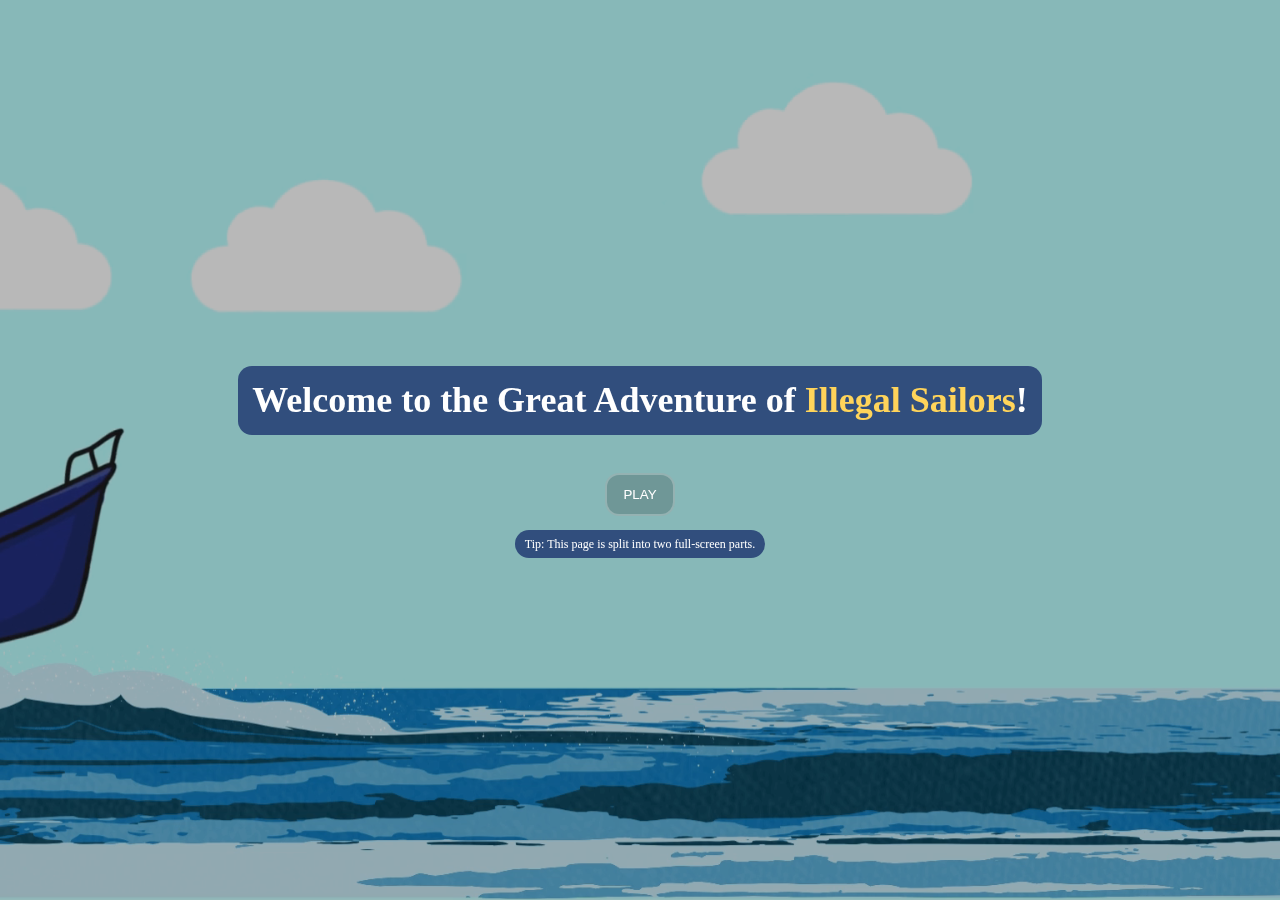
<file: index.html>
<!doctype html>
<html lang="en">
<head>
  <meta charset="utf-8" />
  <meta name="viewport" content="width=device-width,initial-scale=1" />
  <title>Illegal Sailors - Home</title>
  <link rel="stylesheet" href="styles.css" />
  <script defer src="game.js"></script>
</head>
<body>

<div class="snapWrap">

  <!-- PART 1 -->
  <section class="snap viewport" id="part1">
    <video class="bgVideo" src="TelaInicial.mp4" autoplay muted loop playsinline></video>
    <div class="bgOverlay"></div>

    <div class="centerStack">
      <div class="stack">
        <h1 class="title">
          Welcome to the Great Adventure of
          <!-- CHANGE THE COLOR/STYLE OF THIS PART HERE -->
          <span style="color:#FFD45A; font-weight:900;">Illegal Sailors</span>!
        </h1>

        <button class="btn" id="playBtn">PLAY</button>

        <span class="pill">Tip: This page is split into two full-screen parts.</span>
      </div>
    </div>
  </section>

  <!-- PART 2 -->
  <section class="snap viewport" id="part2">
    <video class="bgVideo" src="TelaInicial.mp4" autoplay muted loop playsinline></video>
    <div class="bgOverlay"></div>

    <div class="centerStack">
      <div class="stack">

        <!-- Audio button image + hover text -->
        <button class="btn hasTip" id="audioBtn" aria-label="Play narration">
          <span class="tooltip" style="background:#314e7d;color:#fff;">click me to read this for you</span>
          <img class="inlineIcon" src="botaoAudio.jpg" alt="Audio button" />
          <span>Audio</span>
        </button>
        <audio id="resumeAudio" src="resume.m4a"></audio>

        <h2 class="title">Set sail on an unforgettable journey across the Atlantic Ocean!</h2>

        <p class="text">
          In this board game, players become illegal Portuguese sailors in search of the prized codfish
          in distant Norwegian waters, but the sea won’t make things easy. You’ll face fierce storms,
          polluted areas, coast guard patrols, and even unexpected encounters with pirates. To move forward,
          you’ll need to think strategically, coordinate your boat (the Ozobot) along the coast, and reflect
          on the real-world consequences of illegal fishing. Only the most resourceful and determined crews
          will make it to their destination. The Illegal Sailors combines fun, strategy, and awareness — a game
          that makes you think about how our choices can impact the ocean and those who depend on it.
        </p>

        <div class="twoCols">

          <a class="btn cardBtn hasTip" href="ozobot.html" target="_blank" rel="noopener">
            <span class="tooltip" style="background:#DEDEFF;color:#A100C9;">(click here to learn how to play)</span>
            <img class="inlineIcon" src="ozobot.jpg" alt="Ozobot" />
            <span class="cardLabel">
              <span class="title" style="padding:6px 10px; font-size:18px;">Ozobot and rules</span>
              <span class="text" style="background:transparent; padding:0;">Learn how to move and track squares.</span>
            </span>
          </a>

          <a class="btn cardBtn hasTip" href="questions.html" target="_blank" rel="noopener">
            <span class="tooltip" style="background:#C5E8D5;color:#000;">(click when you reach marked spots)</span>
            <img class="inlineIcon" src="questionMark.jpg" alt="Questions" />
            <span class="cardLabel">
              <span class="title" style="padding:6px 10px; font-size:18px;">Questions</span>
              <span class="text" style="background:transparent; padding:0;">Pollution, Marine Guard, European Sturgeon.</span>
            </span>
          </a>

        </div>

        <!-- Hidden “The End” button (only shows after European Sturgeon is completed) -->
        <a class="btn hiddenEndBtn" id="theEndBtn" href="theend.html" target="_blank" rel="noopener">The End</a>

      </div>
    </div>
  </section>

</div>

<script>
  // PLAY scroll to part 2
  document.getElementById("playBtn").addEventListener("click", ()=>{
    document.getElementById("part2").scrollIntoView({behavior:"smooth"});
  });

  // Audio: click toggles playback
  const audio = document.getElementById("resumeAudio");
  document.getElementById("audioBtn").addEventListener("click", ()=>{
    if(audio.paused){
      audio.play();
    }else{
      audio.pause();
      audio.currentTime = 0;
    }
  });

  // Show "The End" only after sturgeon is done
  document.addEventListener("DOMContentLoaded", ()=>{
    const done = localStorage.getItem("sturgeon_done") === "true";
    const btn = document.getElementById("theEndBtn");
    if(done){
      btn.classList.add("show");
    }else{
      btn.style.display = "none";
    }

    window.addEventListener("storage", (ev)=>{
      if(ev.key === "sturgeon_done"){
        const now = localStorage.getItem("sturgeon_done") === "true";
        if(now){
          btn.style.display = "";
          btn.classList.add("show");
        }
      }
    });
  });
</script>

</body>
</html>
</file>
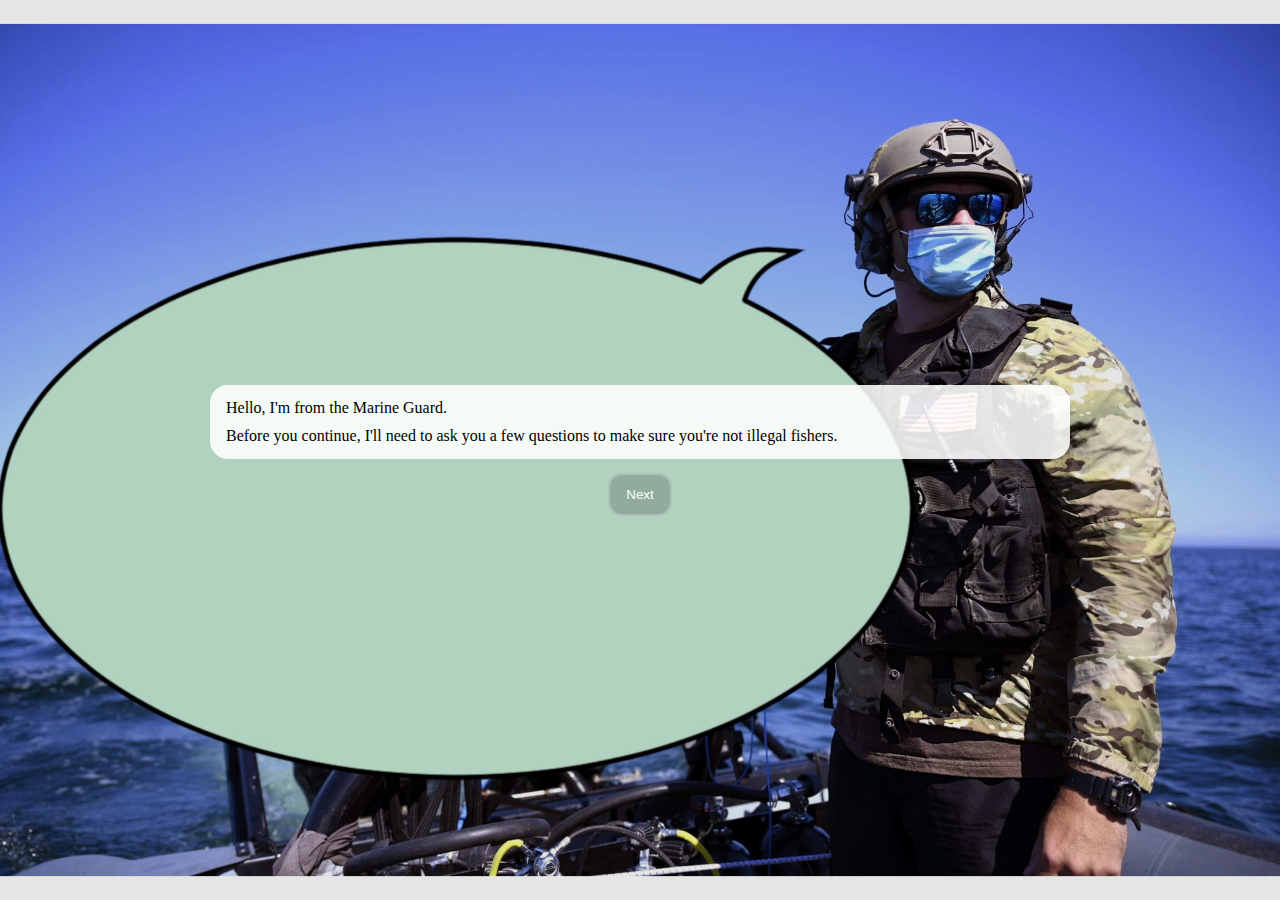
<file: MarineGuard.html>
<!doctype html>
<html lang="en">
<head>
  <meta charset="utf-8" />
  <meta name="viewport" content="width=device-width,initial-scale=1" />
  <title>Illegal Sailors - Marine Guard</title>
  <link rel="stylesheet" href="styles.css" />
  <script defer src="game.js"></script>
</head>
<body>

<div class="viewport">
  <img class="bgImage" src="Marineguardreal.jpg" alt="Marine Guard background" />
  <div class="bgOverlay" style="background:rgba(0,0,0,0.10);"></div>

  <div class="centerStack">
    <div class="stack" style="align-items:center;">

      <div class="mgTopBar" id="mgTopBar" style="display:none;">
        <div class="counterChip">Time: <span id="timeLeft">2:00</span></div>
        <div class="counterChip">
          Squares: <span id="sqEarned">0.0</span>
          <span class="smallPlus" id="plusHint" style="display:none;">+0.5</span>
        </div>
      </div>

      <div class="bubble" id="bubble">
        <p>Hello, I’m from the Marine Guard.</p>
        <p>Before you continue, I’ll need to ask you a few questions to make sure you’re not illegal fishers.</p>
      </div>

      <div style="display:flex; gap:10px; flex-wrap:wrap; justify-content:center;">
        <button class="btn" id="nextBtn">Next</button>
        <button class="btn" id="yesBtn" style="display:none;">Yes</button>
        <button class="btn" id="noBtn" style="display:none;">No</button>
      </div>

      <div class="bubble" id="quizBox" style="display:none;">
        <p id="qText" style="font-weight:800; margin-bottom:10px;">Question</p>
        <div id="options" style="display:flex; flex-direction:column; gap:10px;"></div>
        <p id="wrongMsg" style="color:#c40000; font-weight:800; margin:10px 0 0; display:none;">Wrong</p>
      </div>

    </div>
  </div>

  <!-- Time finished overlay -->
  <div class="overlay" id="timeOverlay">
    <div class="dim30"></div>
    <div class="panel timePanel">
      <h2 style="margin:0 0 8px 0; font-weight:900;">Time finished.</h2>
      <p style="margin:0 0 10px 0; font-weight:800;">Number of squares received:</p>
      <p style="margin:0 0 14px 0; font-size:34px; font-weight:900;" id="finalSquares">0</p>
      <a class="btn" href="questions.html" target="_blank" rel="noopener">Back to Questions</a>
    </div>
  </div>

</div>



<script>
  // ===== Questions =====
  const QUESTIONS = [
    { q:"One of the main environmental consequences of illegal fishing is:", opts:["A) Increase in biodiversity","B) Improvement of marine habitats","C) Reduction of fish stocks","D) Growth of artificial reefs"], correct:2 },
    { q:"Illegal fishing harms marine ecosystems because it:", opts:["A) Respects closed seasons","B) Uses only selective fishing gear","C) Exploits species without scientific control","D) Protects endangered species"], correct:2 },
    { q:"Illegal fishing can lead to:", opts:["A) Rapid recovery of species","B) Growth of tourism","C) Collapse of fish populations","D) Improvement of water quality"], correct:2 },
    { q:"A direct impact of illegal fishing on habitats is:", opts:["A) Creation of new marine areas","B) Destruction of seabed habitats","C) Reduction of pollution","D) Coastal reforestation"], correct:1 },
    { q:"Illegal fishing contributes to species extinction because it:", opts:["A) Increases inspection","B) Reduces catches","C) Does not respect catch limits","D) Protects juvenile fish"], correct:2 },

    { q:"Illegal fishing causes economic losses because it:", opts:["A) Increases taxes","B) Creates unfair competition","C) Increases the value of legal fish","D) Improves income for legal fishers"], correct:1 },
    { q:"Fishers who follow the law are affected because they:", opts:["A) Sell more fish","B) Receive more support","C) Cannot compete with illegal low prices","D) Get higher subsidies"], correct:2 },
    { q:"Illegal fishing reduces government revenue due to:", opts:["A) Higher exports","B) Non-payment of licences and fees","C) Job creation","D) Tourism growth"], correct:1 },
    { q:"An indirect economic consequence is:", opts:["A) Expansion of the legal fleet","B) Sustainable growth","C) Instability in the fishing sector","D) Improvement of fair trade"], correct:2 },
    { q:"The entry of illegal fish into the market causes:", opts:["A) Fairer prices","B) Market distortion","C) Better food quality","D) Greater transparency"], correct:1 },

    { q:"Illegal fishing affects coastal communities because it:", opts:["A) Creates new jobs","B) Reduces legal employment opportunities","C) Improves living conditions","D) Increases schooling"], correct:1 },
    { q:"In the long term, illegal fishing can cause:", opts:["A) Population growth","B) Youth retention","C) Poverty in fishing communities","D) Increased public investment"], correct:2 },
    { q:"A decrease in available fish can lead to:", opts:["A) Food surplus","B) Food insecurity","C) Reduction of poverty","D) Higher meat consumption"], correct:1 },
    { q:"Illegal fishing affects most severely:", opts:["A) Industrialised countries","B) Landlocked regions","C) Communities dependent on fishing","D) Urban areas"], correct:2 },
    { q:"A frequent social consequence is:", opts:["A) Fewer conflicts","B) Greater equality","C) Increased social tensions","D) Reduced migration"], correct:2 },

    { q:"Illegal fishing makes sustainable management difficult because it:", opts:["A) Uses scientific data","B) Does not report real catches","C) Respects quotas","D) Cooperates with authorities"], correct:1 },
    { q:"Illegal fishing is problematic because it:", opts:["A) Is authorised","B) Is fully controlled","C) Violates national and international laws","D) Promotes sustainability"], correct:2 },
    { q:"The European Union combats illegal fishing through:", opts:["A) Reduced inspections","B) Catch certification systems","C) Removal of rules","D) Encouraging unlimited fishing"], correct:1 },
    { q:"Lack of control over illegal fishing leads to:", opts:["A) Better governance","B) Environmental protection","C) Poor management of marine resources","D) Fish abundance"], correct:2 },
    { q:"Illegal fishing compromises:", opts:["A) Only the present","B) The future of fisheries","C) Only tourism","D) Only industry"], correct:1 },

    { q:"Illegal fishing increases bycatch of:", opts:["A) Marine plants","B) Non-target species","C) Microalgae","D) Rocks"], correct:1 },
    { q:"Protected species are affected because they:", opts:["A) Are well controlled","B) Are always released","C) Are illegally caught","D) Are outside fishing gear"], correct:2 },
    { q:"Illegal fishing can cause:", opts:["A) Ecological balance","B) Disruption of food chains","C) Sustainable growth","D) Ecosystem recovery"], correct:1 },
    { q:"Abandoned fishing nets cause:", opts:["A) Environmental benefits","B) Wildlife protection","C) Continuous animal mortality","D) Natural recycling"], correct:2 },
    { q:"Loss of marine biodiversity results from:", opts:["A) Sustainable fishing","B) Excessive illegal exploitation","C) Environmental protection","D) Scientific research"], correct:1 },

    { q:"Illegal fishing is often associated with:", opts:["A) Maritime tourism","B) Organised crime","C) Environmental education","D) Scientific research"], correct:1 },
    { q:"Illegal fishing weakens:", opts:["A) International cooperation","B) Science","C) State authority","D) Environmental protection"], correct:2 },
    { q:"Insufficient enforcement contributes to:", opts:["A) Fewer offences","B) Continuation of illegal fishing","C) Sustainability","D) Stock recovery"], correct:1 },
    { q:"Illegal fishing threatens:", opts:["A) Only the environment","B) Only the economy","C) Environment, economy and society","D) Only trade"], correct:2 },
    { q:"Combating illegal fishing requires:", opts:["A) Individual action only","B) Fewer laws","C) National and international cooperation","D) Elimination of fishing"], correct:2 }
  ];

  // ===== Elements (match your HTML) =====
  const bubble = document.getElementById("bubble");
  const nextBtn = document.getElementById("nextBtn");
  const yesBtn = document.getElementById("yesBtn");
  const noBtn = document.getElementById("noBtn");

  const topBar = document.getElementById("mgTopBar");
  const timeLeft = document.getElementById("timeLeft");
  const sqEarned = document.getElementById("sqEarned");
  const plusHint = document.getElementById("plusHint");

  const quizBox = document.getElementById("quizBox");
  const qText = document.getElementById("qText");
  const options = document.getElementById("options");
  const wrongMsg = document.getElementById("wrongMsg");

  const timeOverlay = document.getElementById("timeOverlay");
  const finalSquares = document.getElementById("finalSquares");

  const backBtn = timeOverlay.querySelector('a.btn');

  // ===== Intro flow =====
  // States:
  // intro1 -> askKnowRules -> (yes path) readyYes -> quiz
  // intro1 -> askKnowRules -> (no path) rules1 -> rules2 -> rules3 (needs YES) -> readyNo -> quiz
  let state = "intro1";

  function showBubble(html){
    bubble.innerHTML = html;
  }

  function showNext(){
    nextBtn.style.display = "inline-flex";
    yesBtn.style.display = "none";
    noBtn.style.display = "none";
  }

  function showYesNo(){
    nextBtn.style.display = "none";
    yesBtn.style.display = "inline-flex";
    noBtn.style.display = "inline-flex";
    yesBtn.textContent = "Yes";
    noBtn.textContent = "No";
  }

  function showOnlyYes(){
    nextBtn.style.display = "none";
    yesBtn.style.display = "inline-flex";
    noBtn.style.display = "none";
    yesBtn.textContent = "Yes";
  }

  function startIntro(){
    showBubble(
      "<p>Hello, I'm from the Marine Guard.</p>" +
      "<p>Before you continue, I'll need to ask you a few questions to make sure you're not illegal fishers.</p>"
    );
    showNext();
    state = "intro1";
  }

  nextBtn.addEventListener("click", ()=>{
    if(state === "intro1"){
      state = "askKnowRules";
      showBubble("<p>Do you already know the rules?</p>");
      showYesNo();
      return;
    }

    if(state === "rules1"){
      state = "rules2";
      showBubble("<p>Each correct answer gives you access to a half square. At the end of the time you will receive the number of squares you achieve.</p>");
      showNext();
      return;
    }

    if(state === "rules2"){
      state = "rules3";
      showBubble("<p>But attention, decimal numbers are not counted, so you don't get 1.5 squares, you get 1 square.</p>");
      showOnlyYes(); // you asked for YES here
      return;
    }

    if(state === "readyNo"){
      beginQuiz();
      return;
    }
  });

  yesBtn.addEventListener("click", ()=>{
    if(state === "askKnowRules"){
      state = "readyYes";
      showBubble("<p>Good.</p><p>Ready?</p>");
      showOnlyYes(); // start quiz on YES
      return;
    }

    if(state === "rules3"){
      state = "readyNo";
      showBubble("<p>Ready?</p>");
      showNext();
      return;
    }

    if(state === "readyYes"){
      beginQuiz();
      return;
    }
  });

  noBtn.addEventListener("click", ()=>{
    if(state === "askKnowRules"){
      state = "rules1";
      showBubble("<p>The rules are simple.</p><p>You have 2 minutes to answer various multiple choice questions.</p>");
      showNext();
    }
  });

  // ===== Quiz logic =====
  let seconds = 120;
  let earned = 0;
  let timer = null;
  let idx = 0;

  function fmt(sec){
    const m = Math.floor(sec/60);
    const s = sec % 60;
    return `${m}:${String(s).padStart(2,"0")}`;
  }

  function getStartIndex(){
    const last = Number(localStorage.getItem(GAME.keys.marineLast));
    if(Number.isFinite(last) && last >= 0){
      return (last + 1) % QUESTIONS.length;
    }
    return 0;
  }

  function beginQuiz(){
    // hide intro controls + show quiz layout
    nextBtn.style.display = "none";
    yesBtn.style.display = "none";
    noBtn.style.display = "none";
    bubble.style.display = "none";

    quizBox.style.display = "block";
    topBar.style.display = "flex";

    // reset counters
    seconds = 120;
    earned = 0;
    idx = getStartIndex();

    timeLeft.textContent = fmt(seconds);
    sqEarned.textContent = earned.toFixed(1);
    plusHint.style.display = "none";

    renderQuestion();

    if(timer) clearInterval(timer);
    timer = setInterval(()=>{
      seconds--;
      timeLeft.textContent = fmt(Math.max(0, seconds));
      if(seconds <= 0){
        finish();
      }
    }, 1000);
  }

  function renderQuestion(){
    wrongMsg.style.display = "none";
    options.innerHTML = "";

    const q = QUESTIONS[idx];
    qText.textContent = q.q;

    q.opts.forEach((t, i)=>{
      const b = document.createElement("button");
      b.className = "btn optBtn";
      b.type = "button";
      b.textContent = t;
      b.addEventListener("click", ()=> choose(i));
      options.appendChild(b);
    });
  }

  function choose(choice){
    const q = QUESTIONS[idx];

    if(choice === q.correct){
      earned += 0.5;
      sqEarned.textContent = earned.toFixed(1);
      plusHint.style.display = "inline";
      setTimeout(()=> plusHint.style.display = "none", 600);
    }else{
      wrongMsg.style.display = "block";
      setTimeout(()=> wrongMsg.style.display = "none", 550);
    }

    // store last question index so next visit starts after it
    localStorage.setItem(GAME.keys.marineLast, String(idx));

    idx = (idx + 1) % QUESTIONS.length;
    renderQuestion();
  }

  function finish(){
    if(timer){ clearInterval(timer); timer = null; }

    // decimals are not counted -> floor
    const received = Math.floor(earned);
    GAME.addSquares(received);

    finalSquares.textContent = String(received);
    timeOverlay.classList.add("show");
  }

  // The "Back to Questions" button is already an anchor opening a new tab.
  backBtn.addEventListener("click", ()=>{
    // let the link open; close current tab if browser allows
    setTimeout(()=> window.close(), 100);
  });

  // Init
  document.addEventListener("DOMContentLoaded", startIntro);
</script>



</body>
</html>
</file>
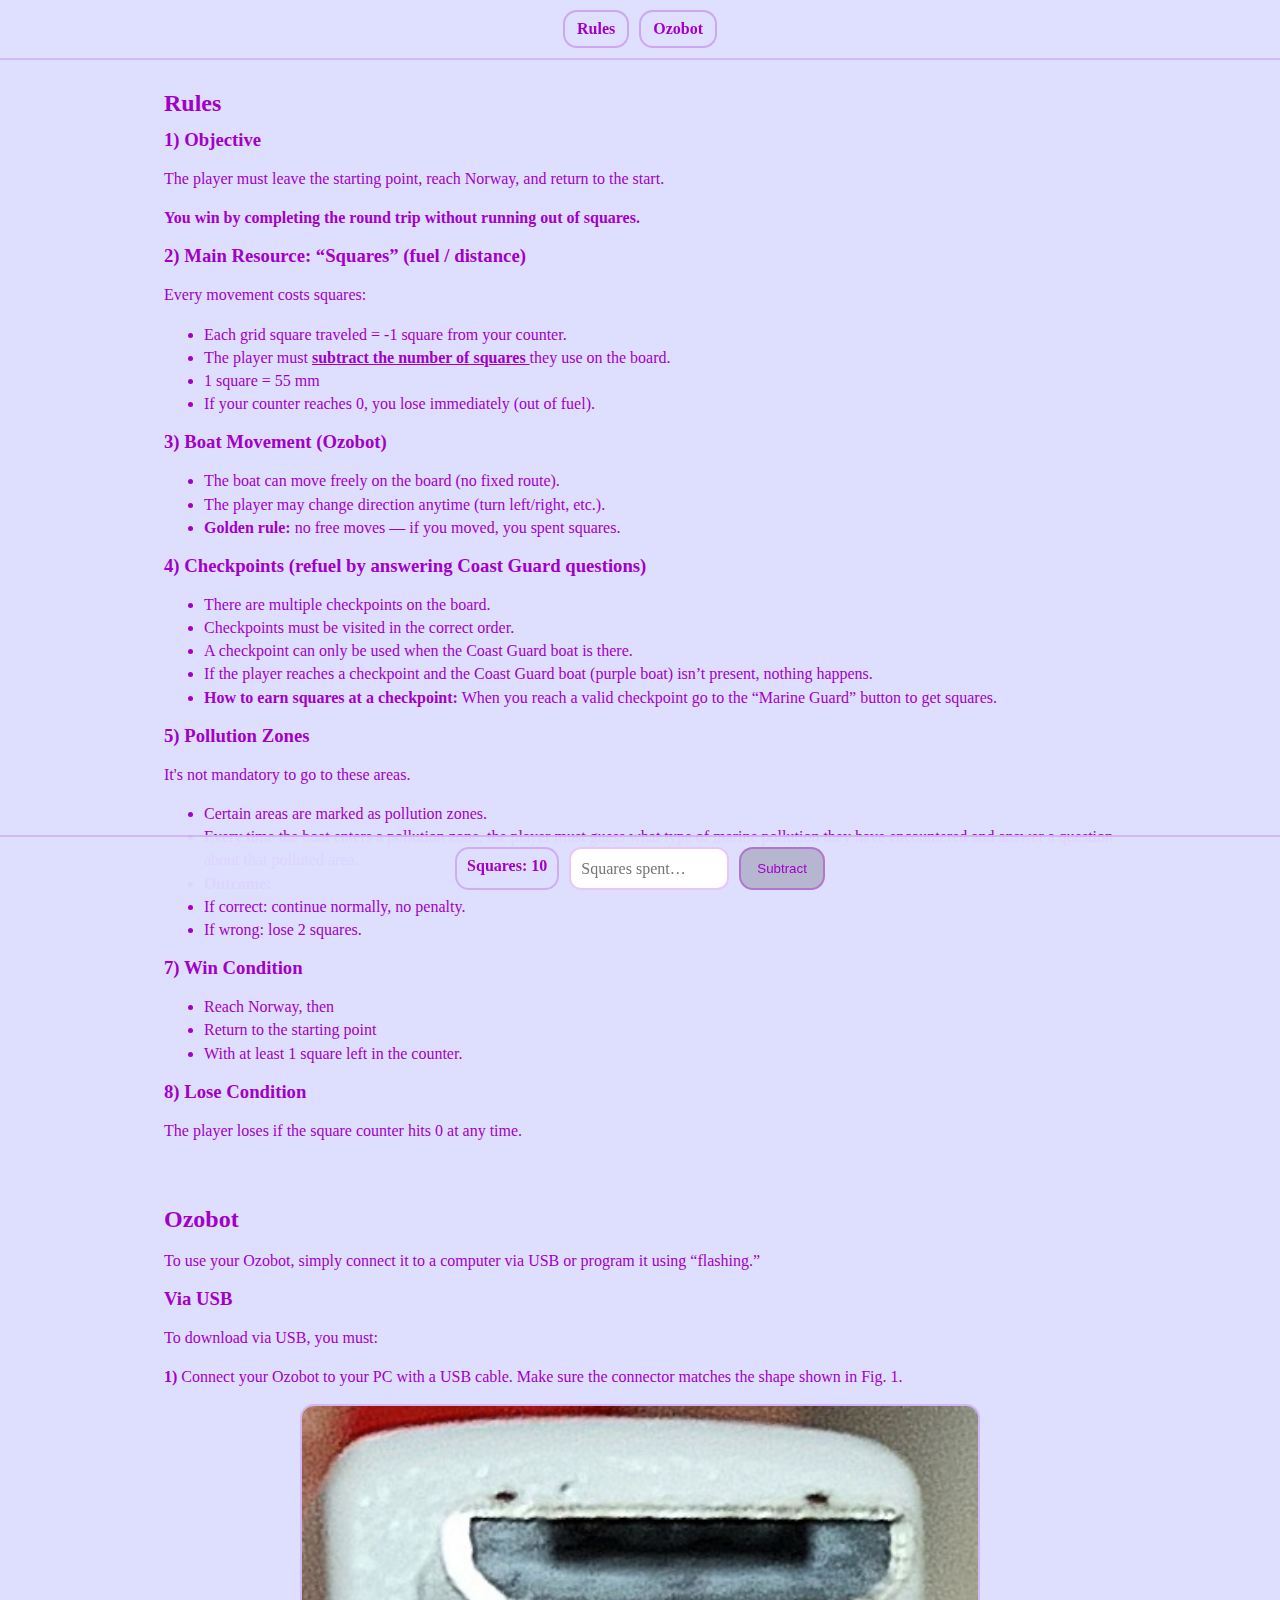
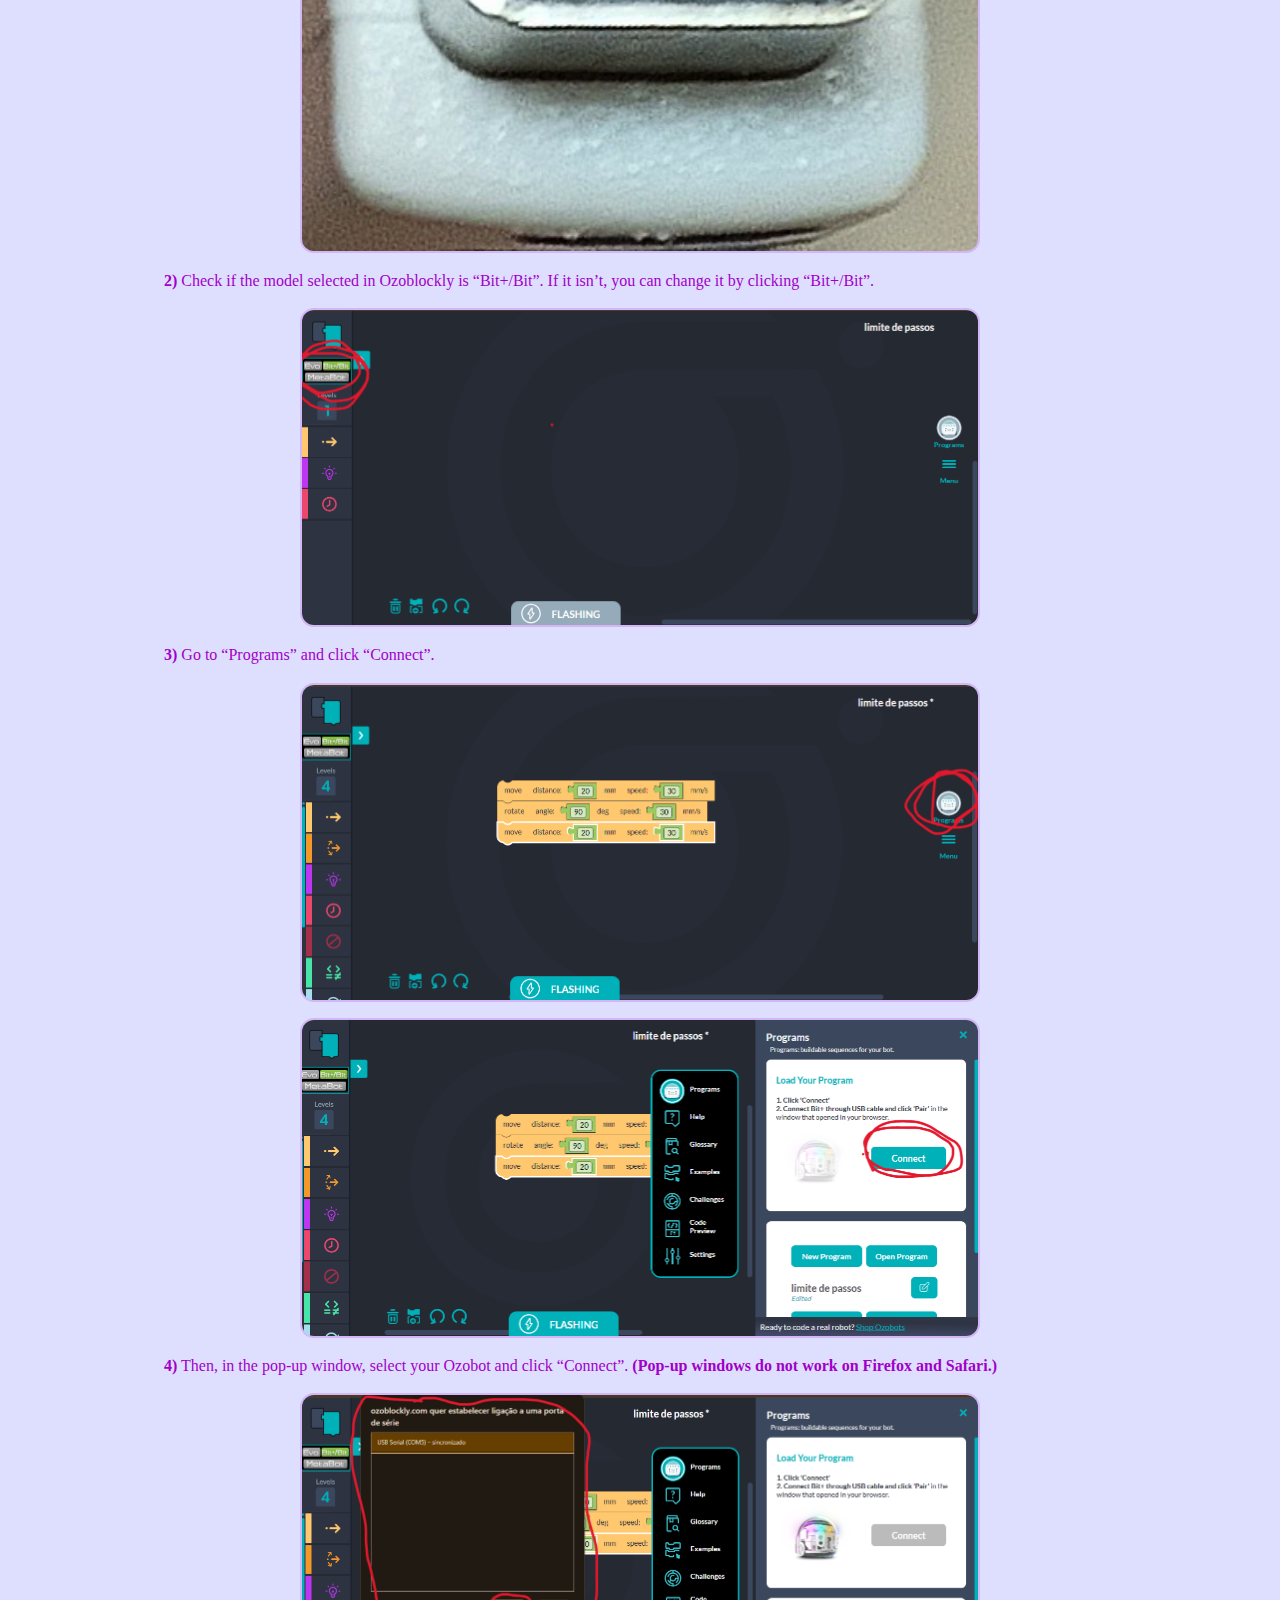
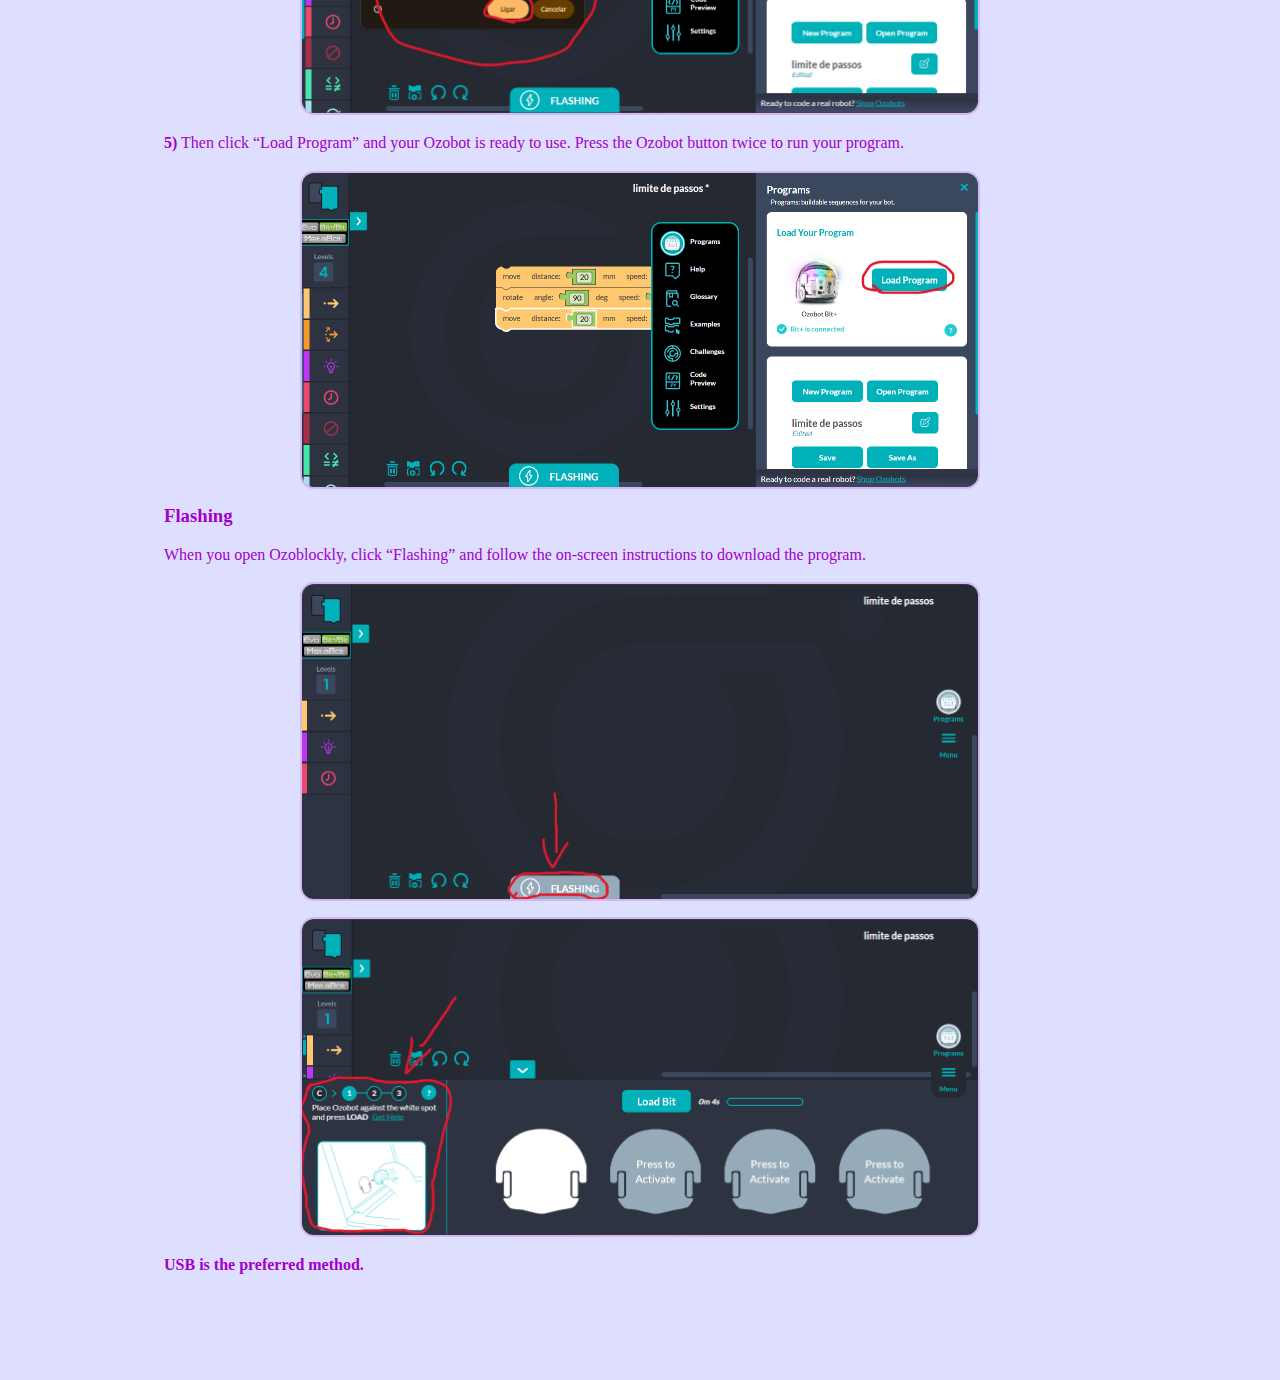
<file: ozobot.html>
<!doctype html>
<html lang="en">
<head>
  <meta charset="utf-8" />
  <meta name="viewport" content="width=device-width,initial-scale=1" />
  <title>Illegal Sailors - Ozobot & Rules</title>
  <link rel="stylesheet" href="styles.css" />
  <script defer src="game.js"></script>
</head>
<body class="ozobody">

  <nav class="ozonav">
    <a href="#rules">Rules</a>
    <a href="#ozobot">Ozobot</a>
  </nav>

  <div class="ozosection" id="rules">
    <h2>Rules</h2>

    <h3>1) Objective</h3>
    <p>The player must leave the starting point, reach Norway, and return to the start.</p>
    <p><b>You win by completing the round trip without running out of squares.</b></p>

    <h3>2) Main Resource: “Squares” (fuel / distance)</h3>
    <p>Every movement costs squares:</p>
    <ul>
      <li>Each grid square traveled = -1 square from your counter.</li>
      <li>
        The player must
        <a href="#squareCounter" id="subtractLink" style="font-weight:900; color:#A100C9; text-decoration:underline;">
          subtract the number of squares
        </a>
        they use on the board.
      </li>
      <li>1 square = 55 mm</li>
      <li>If your counter reaches 0, you lose immediately (out of fuel).</li>
    </ul>

    <h3>3) Boat Movement (Ozobot)</h3>
    <ul>
      <li>The boat can move freely on the board (no fixed route).</li>
      <li>The player may change direction anytime (turn left/right, etc.).</li>
      <li><b>Golden rule:</b> no free moves — if you moved, you spent squares.</li>
    </ul>

    <h3>4) Checkpoints (refuel by answering Coast Guard questions)</h3>
    <ul>
      <li>There are multiple checkpoints on the board.</li>
      <li>Checkpoints must be visited in the correct order.</li>
      <li>A checkpoint can only be used when the Coast Guard boat is there.</li>
      <li>If the player reaches a checkpoint and the Coast Guard boat (purple boat) isn’t present, nothing happens.</li>
      <li><b>How to earn squares at a checkpoint:</b> When you reach a valid checkpoint go to the “Marine Guard” button to get squares.</li>
    </ul>

    <h3>5) Pollution Zones</h3>
    <p>It's not mandatory to go to these areas.</p>
    <ul>
      <li>Certain areas are marked as pollution zones.</li>
      <li>Every time the boat enters a pollution zone, the player must guess what type of marine pollution they have encountered and answer a question about that polluted area.</li>
      <li><b>Outcome:</b></li>
      <li>If correct: continue normally, no penalty.</li>
      <li>If wrong: lose 2 squares.</li>
    </ul>

    <h3>7) Win Condition</h3>
    <ul>
      <li>Reach Norway, then</li>
      <li>Return to the starting point</li>
      <li>With at least 1 square left in the counter.</li>
    </ul>

    <h3>8) Lose Condition</h3>
    <p>The player loses if the square counter hits 0 at any time.</p>
  </div>

  <div class="ozosection" id="ozobot">
    <h2>Ozobot</h2>

    <p>To use your Ozobot, simply connect it to a computer via USB or program it using “flashing.”</p>

    <h3>Via USB</h3>
    <p>To download via USB, you must:</p>

    <p><b>1)</b> Connect your Ozobot to your PC with a USB cable. Make sure the connector matches the shape shown in Fig. 1.</p>
    <div class="imgBlock"><img src="USBentery.jpg" alt="USB entry"></div>

    <p><b>2)</b> Check if the model selected in Ozoblockly is “Bit+/Bit”. If it isn’t, you can change it by clicking “Bit+/Bit”.</p>
    <div class="imgBlock"><img src="bitBit.png" alt="Bit+/Bit"></div>

    <p><b>3)</b> Go to “Programs” and click “Connect”.</p>
    <div class="imgBlock"><img src="Program.png" alt="Programs"></div>
    <div class="imgBlock"><img src="Connect.png" alt="Connect"></div>

    <p><b>4)</b> Then, in the pop-up window, select your Ozobot and click “Connect”. <b>(Pop-up windows do not work on Firefox and Safari.)</b></p>
    <div class="imgBlock"><img src="popupwindow.png" alt="Popup window"></div>

    <p><b>5)</b> Then click “Load Program” and your Ozobot is ready to use. Press the Ozobot button twice to run your program.</p>
    <div class="imgBlock"><img src="LoadProgram.png" alt="Load program"></div>

    <h3>Flashing</h3>
    <p>When you open Ozoblockly, click “Flashing” and follow the on-screen instructions to download the program.</p>
    <div class="imgBlock"><img src="Flashing.png" alt="Flashing"></div>
    <div class="imgBlock"><img src="FlashingTuturial.png" alt="Flashing tutorial"></div>

    <p><b>USB is the preferred method.</b></p>
  </div>

  <!-- Squares counter (sticky bottom) -->
  <div class="squaresBar" id="squareCounter">
    <div class="chip">Squares: <span id="sqNow">0</span></div>

    <input id="spentInput" type="number" min="0" step="1" placeholder="Squares spent…" />
    <button class="btn" id="applySpent" style="border-color:rgba(161,0,201,0.35);">Subtract</button>

   </div>


<script>
  const sqNow = document.getElementById("sqNow");
  const spentInput = document.getElementById("spentInput");
  const applySpent = document.getElementById("applySpent");
  const subtractLink = document.getElementById("subtractLink");

  function render(){
    sqNow.textContent = String(GAME.getSquares());
  }

  applySpent.addEventListener("click", ()=>{
    const v = Number(spentInput.value);
    if(Number.isFinite(v) && v > 0){
      GAME.addSquares(-Math.floor(v));
      spentInput.value = "";
      render();
    }
  });

  spentInput.addEventListener("keydown", (e)=>{
    if(e.key === "Enter") applySpent.click();
  });

  subtractLink.addEventListener("click", ()=>{
    setTimeout(()=> spentInput.focus(), 150);
  });

  window.addEventListener("storage", (ev)=>{
    if(ev.key === GAME.keys.squares) render();
  });

  document.addEventListener("DOMContentLoaded", render);
</script>


</body>
</html>
</file>
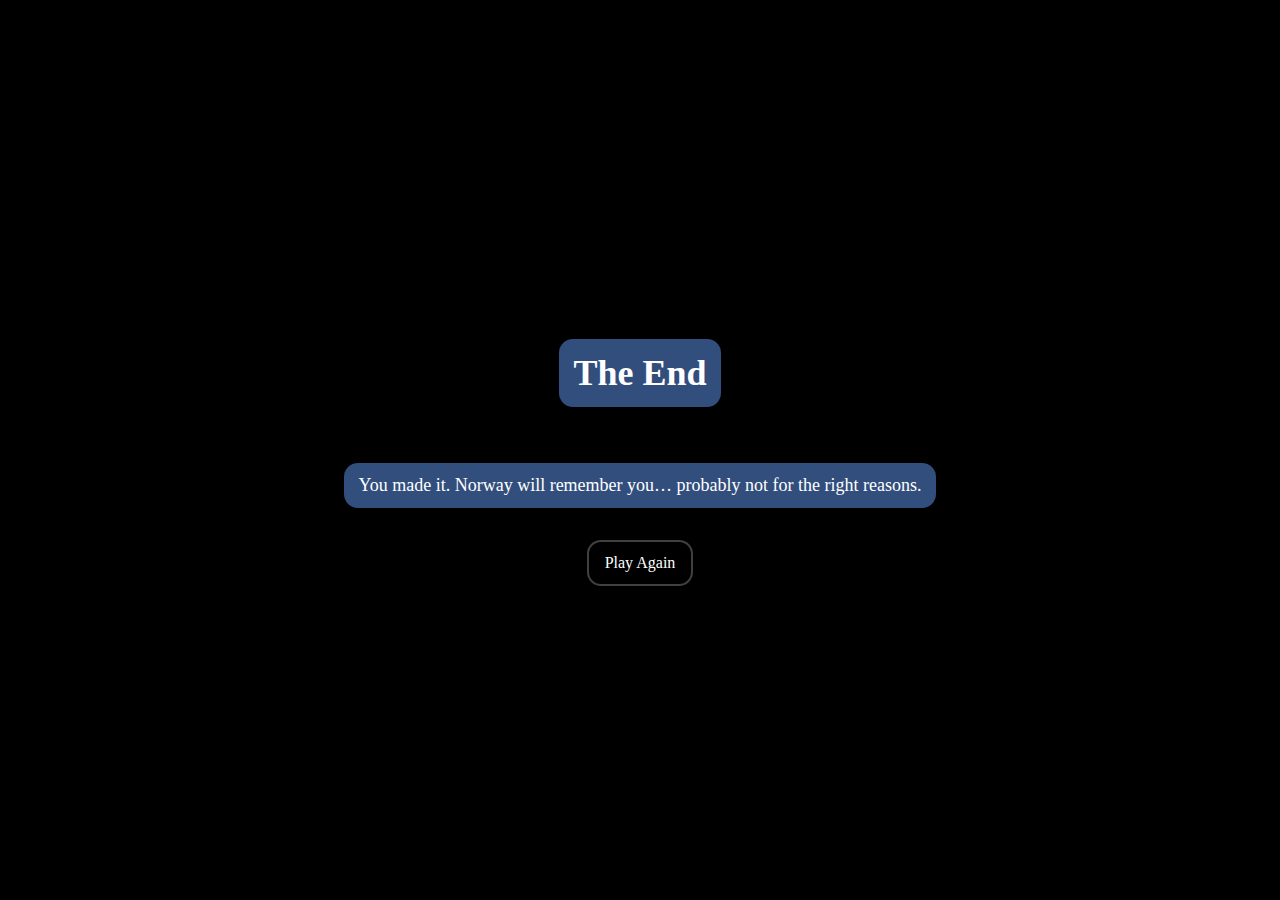
<file: theend.html>
<!doctype html>
<html lang="en">
<head>
  <meta charset="utf-8" />
  <meta name="viewport" content="width=device-width,initial-scale=1" />
  <title>Illegal Sailors - The End</title>
  <link rel="stylesheet" href="styles.css" />
  <script defer src="game.js"></script>
</head>
<body>

<div class="viewport">
  <div class="bgOverlay" style="background:rgba(0,0,0,0.55);"></div>

  <div class="centerStack">
    <div class="stack">
      <h1 class="title">The End</h1>
      <p class="text">You made it. Norway will remember you… probably not for the right reasons.</p>
      <a class="btn" href="index.html" id="playAgain">Play Again</a>
    </div>
  </div>
</div>

<script>
  document.getElementById("playAgain").addEventListener("click", ()=>{
    GAME.resetGame();
  });
</script>

</body>
</html>
</file>
<file: styles.css>
/* styles.css */
:root{
  --defaultTextBg:#314e7d;
  --defaultTextColor:#ffffff;

  --ozobotBg:#DEDEFF;
  --ozobotText:#A100C9;

  --mintBg:#C5E8D5;
  --black:#000000;

  --splashSize:72px;
  --radius:14px;
}

/* Base */
*{ box-sizing:border-box; }
html,body{ height:100%; }
body{
  margin:0;
  font-family:"American Typewriter", serif;
  color:var(--defaultTextColor);
  text-align:center;
  background:#000;
}

/* Layout helpers */
.viewport{
  height:100vh;
  width:100vw;
  overflow:hidden;
  position:relative;
}

.centerStack{
  position:relative;
  z-index:2;
  height:100%;
  width:100%;
  display:flex;
  align-items:center;
  justify-content:center;
  padding:18px;
}

.stack{
  width:min(980px, 92vw);
  display:flex;
  flex-direction:column;
  gap:14px;
  align-items:center;
}

.title, .text, .pill{
  display:inline-block;
  padding:10px 14px;
  border-radius:var(--radius);
  background:var(--defaultTextBg);
  color:var(--defaultTextColor);
  line-height:1.35;
  max-width:100%;
}

.title{
  font-weight:700;
  font-size:clamp(20px, 3.2vw, 36px);
}

.text{
  font-size:clamp(14px, 2.1vw, 18px);
}

.pill{
  font-size:12px;
  padding:6px 10px;
}

/* Background video/image */
.bgVideo, .bgImage{
  position:absolute;
  inset:0;
  width:100%;
  height:100%;
  object-fit:cover;
  z-index:0;
  filter:contrast(1.02) saturate(1.02);
}

.bgOverlay{
  position:absolute;
  inset:0;
  background:rgba(0,0,0,0.28); /* helps readability by default */
  z-index:1;
}

/* Buttons (links styled as buttons too) */
.btn{
  position:relative;
  z-index:2;
  display:inline-flex;
  align-items:center;
  justify-content:center;
  gap:10px;
  padding:12px 16px;
  border-radius:var(--radius);
  border:2px solid rgba(255,255,255,0.25);
  background:rgba(0,0,0,0.18);
  color:inherit;
  text-decoration:none;
  cursor:pointer;
  user-select:none;
  transition:transform .08s ease;
  max-width:100%;
}

.btn:active{ transform:scale(0.99); }
.btn img.inlineIcon{ height:26px; width:auto; display:block; }

/* Splash corners on hover (top-left + bottom-right) */
.btn::before{
  content:"";
  position:absolute;
  width:var(--splashSize);
  height:var(--splashSize);
  background-image:url("splash.jpg");
  background-size:contain;
  background-repeat:no-repeat;
  opacity:0;
  pointer-events:none;
  transition:opacity .12s ease;
}

/* coloca um splash de cada lado */
.btn::before{
  left: -10px;
  top: 50%;
  transform: translate(-40%, -50%) rotate(-45deg); /* 90º para fora */
}

.btn::before{ left:-10px; top:5px; }

.btn:hover::before{ opacity:1; }

/* Tooltip bubble */
.tooltip{
  position:absolute;
  left:50%;
  transform:translateX(-50%);
  top:-10px;
  translate:0 -100%;
  opacity:0;
  pointer-events:none;
  transition:opacity .12s ease, translate .12s ease;
  padding:6px 10px;
  border-radius:12px;
  font-size:12px;
  white-space:nowrap;
}

.hasTip:hover .tooltip{
  opacity:1;
  translate:0 -115%;
}

/* Home two parts */
.snapWrap{
  height:100vh;
  overflow-y:auto;
  scroll-snap-type:y mandatory;
}

.snap{
  height:100vh;
  scroll-snap-align:start;
  position:relative;
}

/* Home columns */
.twoCols{
  width:100%;
  display:grid;
  grid-template-columns:1fr 1fr;
  gap:14px;
}

@media (max-width:720px){
  .twoCols{ grid-template-columns:1fr; }
}

.cardBtn{
  width:100%;
  justify-content:flex-start;
  text-align:left;
  padding:14px;
}

.cardBtn .cardLabel{
  display:flex;
  flex-direction:column;
  gap:6px;
  align-items:flex-start;
}

.cardBtn .cardLabel span{
  display:inline-block;
}

/* Questions page */
.threeButtons{
  height:100%;
  width:100%;
  display:grid;
  grid-template-columns:1fr 1fr 1fr;
  gap:12px;
  padding:14px;
  position:relative;
  z-index:2;
}

@media (max-width:820px){
  .threeButtons{
    grid-template-columns:1fr;
    grid-template-rows:1fr 1fr 1fr;
  }
}

.imageBtn{
  position:relative;
  border-radius:var(--radius);
  overflow:hidden;
  border:2px solid rgba(0,0,0,0.12);
  background:var(--mintBg);
  display:flex;
  align-items:center;
  justify-content:center;
  padding:10px;
  text-decoration:none;
  color:#000;
}

.imageBtn img{
  max-width:100%;
  max-height:80%;
  object-fit:contain;
}

.imageBtn .label{
  position:absolute;
  bottom:12px;
  left:50%;
  transform:translateX(-50%);
  background:var(--mintBg);
  color:#000;
  padding:8px 10px;
  border-radius:12px;
  opacity:0;
  transition:opacity .12s ease;
  font-weight:700;
}

.imageBtn:hover .label{ opacity:1; }

/* Still show splash on image buttons too */
.imageBtn.btnLike{ position:relative; }
.imageBtn.btnLike::before,
.imageBtn.btnLike::after{
  content:"";
  position:absolute;
  width:var(--splashSize);
  height:var(--splashSize);
  background-image:url("splash.jpg");
  background-size:contain;
  background-repeat:no-repeat;
  opacity:0;
  pointer-events:none;
  transition:opacity .12s ease;
  z-index:5;
}
.imageBtn.btnLike::before{ left:-10px; top:-10px; }
.imageBtn.btnLike::after{ right:-10px; bottom:-10px; }
.imageBtn.btnLike:hover::before,
.imageBtn.btnLike:hover::after{ opacity:1; }

/* Pollution Zone */
.noBgText{ background:transparent !important; padding:0; border-radius:0; }
.questionBox{
  background:#000;
  color:var(--mintBg);
  padding:10px 14px;
  border-radius:var(--radius);
  font-weight:700;
}

.choiceGrid{
  width:100%;
  display:grid;
  grid-template-columns:1fr 1fr 1fr;
  gap:12px;
}

@media (max-width:820px){
  .choiceGrid{ grid-template-columns:1fr; }
}

.choiceTile{
  position:relative;
  border-radius:var(--radius);
  overflow:hidden;
  border:2px solid rgba(255,255,255,0.18);
  cursor:pointer;
  min-height:140px;
  display:flex;
  align-items:flex-end;
  justify-content:center;
  text-decoration:none;
}

.choiceTile img{
  position:absolute;
  inset:0;
  width:100%;
  height:100%;
  object-fit:cover;
  filter:saturate(1.06) contrast(1.03);
}

.choiceTile .tileText{
  position:relative;
  z-index:2;
  margin:10px;
  padding:8px 10px;
  border-radius:12px;
  background:rgba(0,0,0,0.55);
  color:#fff;
  font-weight:700;
}

.mcq{
  width:100%;
  text-align:left;
  display:flex;
  flex-direction:column;
  gap:10px;
}

.mcq button{
  font-family:inherit;
  font-size:16px;
  padding:10px 12px;
  border-radius:12px;
  border:2px solid rgba(255,255,255,0.18);
  background:rgba(0,0,0,0.10);
  color:#fff;
  cursor:pointer;
  text-align:left;
}

.mcq button:hover{
  background:rgba(197,232,213,0.20); /* #C5E8D5 with 20% */
}

/* Marine Guard */
.bubble{
  background:rgba(255,255,255,0.88);
  color:#000;
  border-radius:18px;
  padding:14px 16px;
  width:min(860px, 92vw);
  text-align:left;
}

.bubble p{ margin:0 0 10px 0; }
.bubble p:last-child{ margin-bottom:0; }

.mgTopBar{
  width:min(860px, 92vw);
  display:flex;
  justify-content:space-between;
  gap:10px;
  align-items:center;
}

.counterChip{
  background:rgba(197,232,213,0.95);
  color:#000;
  padding:8px 10px;
  border-radius:14px;
  font-weight:700;
  display:flex;
  gap:8px;
  align-items:center;
}

.smallPlus{
  font-size:12px;
  font-weight:700;
}

/* Overlays */
.overlay{
  position:fixed;
  inset:0;
  z-index:9999;
  display:none;
  align-items:center;
  justify-content:center;
  padding:16px;
}

.overlay.show{ display:flex; }

.overlay .panel{
  width:min(820px, 94vw);
  border-radius:18px;
  padding:16px;
}

/* Time finished overlay */
.timePanel{
  background:rgba(197,232,213,0.98);
  color:#000;
  text-align:center;
}

.dim30{
  position:absolute;
  inset:0;
  background:rgba(0,0,0,0.30);
  z-index:10;
}

/* Game Over overlay */
.gameOverPanel{
  background:#000;
  border:2px solid rgba(255,255,255,0.12);
  text-align:center;
}

.gameOverPanel .goTitle{
  color:#FF1600;
  font-weight:800;
  font-size:clamp(26px, 4vw, 44px);
  margin:0 0 10px 0;
}

.gameOverPanel .goText{
  color:#FF1600;
  margin:0 0 14px 0;
  font-size:clamp(14px, 2.2vw, 18px);
}

/* Ozobot page */
.ozobody{
  background:var(--ozobotBg);
  color:var(--ozobotText);
  text-align:center;
}

.ozonav{
  position:sticky;
  top:0;
  z-index:50;
  background:rgba(222,222,255,0.95);
  border-bottom:2px solid rgba(161,0,201,0.18);
  display:flex;
  justify-content:center;
  gap:10px;
  padding:10px;
}

.ozonav a{
  color:var(--ozobotText);
  text-decoration:none;
  border:2px solid rgba(161,0,201,0.25);
  padding:8px 12px;
  border-radius:14px;
  font-weight:800;
}

.ozosection{
  padding:18px 14px;
  max-width:980px;
  margin:0 auto;
  text-align:left;
}

.ozosection h2, .ozosection h3{
  margin:12px 0 8px 0;
  text-align:left;
}

.ozosection p, .ozosection li{
  line-height:1.45;
}

.imgBlock{
  width:100%;
  display:flex;
  justify-content:center;
  margin:10px 0 16px;
}
.imgBlock img{
  width:min(680px, 92vw);
  border-radius:14px;
  border:2px solid rgba(161,0,201,0.18);
}

/* Squares bar */
.squaresBar{
  position:sticky;
  bottom:0;
  z-index:60;
  background:rgba(222,222,255,0.96);
  border-top:2px solid rgba(161,0,201,0.18);
  display:flex;
  flex-wrap:wrap;
  justify-content:center;
  gap:10px;
  padding:10px;
}

.squaresBar .chip{
  border:2px solid rgba(161,0,201,0.22);
  border-radius:14px;
  padding:8px 10px;
  font-weight:900;
}

.squaresBar input{
  font-family:inherit;
  font-size:16px;
  padding:8px 10px;
  border-radius:12px;
  border:2px solid rgba(161,0,201,0.22);
  width:160px;
  outline:none;
}

.hiddenEndBtn{
  position:fixed;
  right:10px;
  bottom:10px;
  opacity:0.18; /* “half-hidden” */
  z-index:20;
}
.hiddenEndBtn.show{ opacity:0.70; }
</file>
